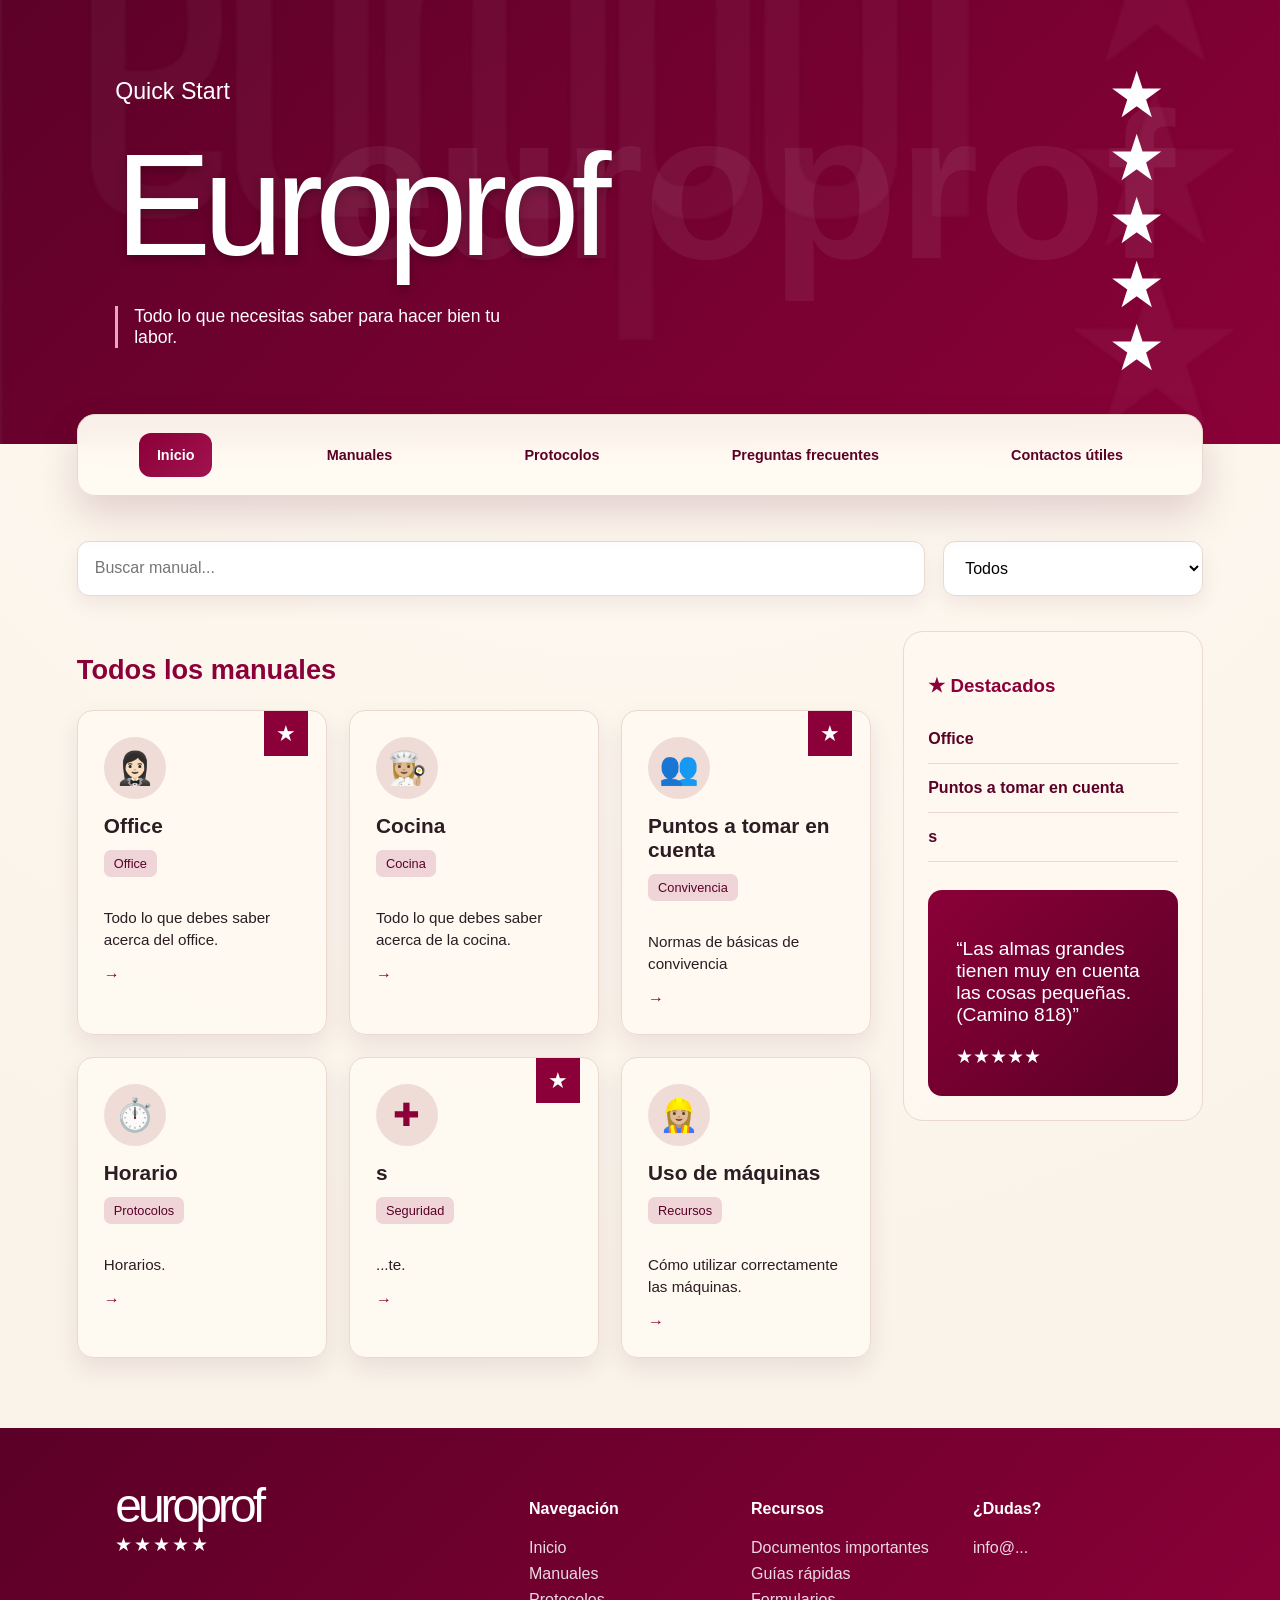
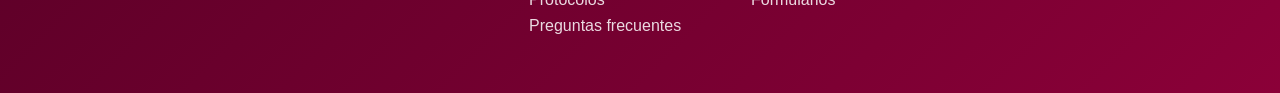
<file: index.html>
<!DOCTYPE html>
<html lang="es">
<head>
  <meta charset="UTF-8" />
  <meta name="viewport" content="width=device-width, initial-scale=1.0" />
  <title>EuroProf</title>

  <link rel="stylesheet" href="styles.css" />
  <link rel="manifest" href="manifest.json" />
  <link rel="icon" href="icono.png" />
  <link rel="apple-touch-icon" href="icono.png" />

  <meta name="theme-color" content="#8b0038" />
  <meta name="apple-mobile-web-app-capable" content="yes" />
  <meta name="apple-mobile-web-app-title" content="EuroProf" />
</head>

<body>
  <header class="hero">
    <div class="hero-text">
      <p class="kicker">Quick Start</p>
      <h1>Europrof</h1>
      <p>Todo lo que necesitas saber para hacer bien tu labor.</p>
    </div>

    <div class="stars" aria-hidden="true">
      <span>★</span><span>★</span><span>★</span><span>★</span><span>★</span>
    </div>
  </header>

  <nav class="nav-card">
    <a href="#" class="active">Inicio</a>
    <a href="#manuales">Manuales</a>
    <a href="#protocolos">Protocolos</a>
    <a href="#faq">Preguntas frecuentes</a>
    <a href="#contacto">Contactos útiles</a>
  </nav>

  <main>
    <section class="controls">
      <input id="searchInput" type="text" placeholder="Buscar manual..." />
      <select id="categoryFilter">
        <option value="Todos">Todas las categorías</option>
      </select>
    </section>

    <section class="layout" id="manuales">
      <div>
        <h2 class="section-title">Todos los manuales</h2>
        <div id="manualGrid" class="manual-grid"></div>
      </div>

      <aside class="sidebar">
        <h3>★ Destacados</h3>
        <ul id="featuredList"></ul>

        <div class="quote">
          <p>“Las almas grandes tienen muy en cuenta las cosas pequeñas. (Camino 818)”</p>
          <div>★★★★★</div>
        </div>
      </aside>
    </section>
  </main>

  <footer id="contacto">
    <div class="footer-logo">
      europrof
      <span>★★★★★</span>
    </div>

    <div>
      <h4>Navegación</h4>
      <p>Inicio</p>
      <p>Manuales</p>
      <p>Protocolos</p>
      <p>Preguntas frecuentes</p>
    </div>

    <div>
      <h4>Recursos</h4>
      <p>Documentos importantes</p>
      <p>Guías rápidas</p>
      <p>Formularios</p>
    </div>

    <div>
      <h4>¿Dudas?</h4>
      <p>info@...</p>
    </div>
  </footer>

  <script src="manuales.js"></script>
  <script src="scripts.js"></script>
</body>
</html>
</file>
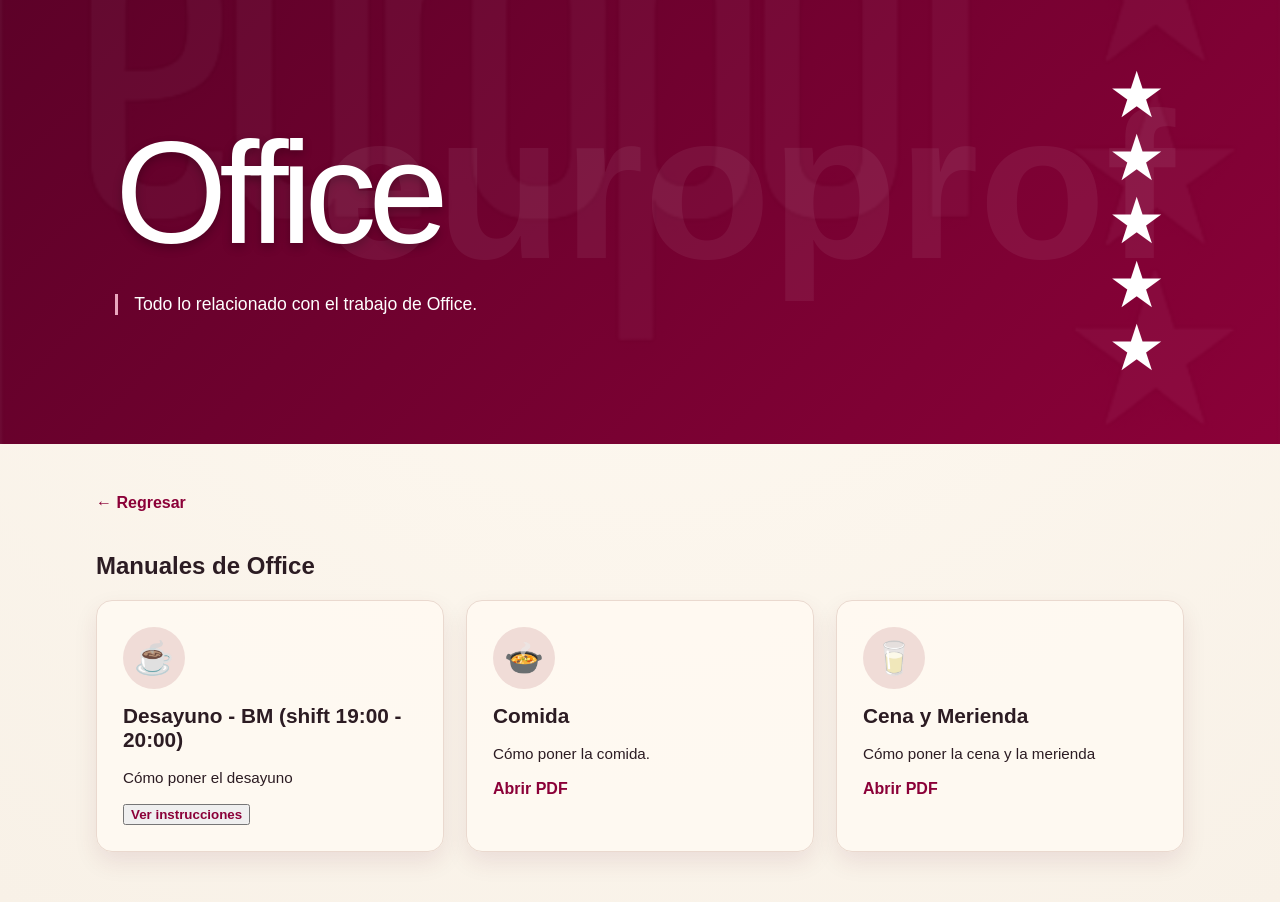
<file: office.html>
<!DOCTYPE html>
<html lang="es">

<head>

<meta charset="UTF-8">
<meta name="viewport" content="width=device-width, initial-scale=1">

<title>Office | EuroProf</title>

<link rel="stylesheet" href="styles.css">

</head>

<body>

<header class="hero">

<div class="hero-text">

<h1>Office</h1>

<p>
Todo lo relacionado con el trabajo de Office.
</p>

</div>

<div class="stars">

<span>★</span>
<span>★</span>
<span>★</span>
<span>★</span>
<span>★</span>

</div>

</header>

<main style="width:85%;margin:auto;padding:50px 0;">

<a href="index.html" class="btn">
← Regresar
</a>

<h2 style="margin-top:40px;">
Manuales de Office
</h2>

<div class="manual-grid">

<div class="card">

<div class="icon">☕️</div>

<h3>Desayuno - BM (shift 19:00 - 20:00)</h3>

<p>
Cómo poner el desayuno
</p>

<button class="btn" onclick="abrirDesayuno()">
Ver instrucciones
</button>

</div>

<div class="card">

<div class="icon">🍲</div>

<h3>Comida</h3>

<p>
Cómo poner la comida.
</p>

<a
class="btn"
href="manuales/office/telefono.pdf"
target="_blank">

Abrir PDF

</a>

</div>

<div class="card">

<div class="icon">🥛</div>

<h3>Cena y Merienda</h3>

<p>
Cómo poner la cena y la merienda
</p>

<a
class="btn"
href="manuales/office/computadora.pdf"
target="_blank">

Abrir PDF

</a>

</div>

</div>

</main>

<!-- Ventana emergente -->

<div id="modalDesayuno" class="modal">

    <div class="modal-contenido">

        <span class="cerrar"
              onclick="cerrarDesayuno()">

            ×

        </span>

        <h2>
            ☕ Desayuno
        </h2>

        <p>

            Esta es la forma correcta de poner la mesa.

        </p>

        <img
            src="desayuno.png"
            alt="Desayuno"
            class="imagen-manual">

    </div>

</div>

<script>

function abrirDesayuno(){

document.getElementById("modalDesayuno").style.display="flex";

}

function cerrarDesayuno(){

document.getElementById("modalDesayuno").style.display="none";

}

window.onclick=function(event){

const modal=document.getElementById("modalDesayuno");

if(event.target===modal){

modal.style.display="none";

}

}

</script>

</body>

</html>
</file>
<file: styles.css>
:root {
  --vino: #8b0038;
  --vino-oscuro: #5b0027;
  --uva: #a1134f;
  --hueso: #f8f1e7;
  --hueso-2: #fffaf2;
  --texto: #2c1c23;
  --suave: #ead9cf;
}

* {
  box-sizing: border-box;
}

body {
  margin: 0;
  background: radial-gradient(circle at top, #fffaf2, var(--hueso));
  color: var(--texto);
  font-family: "Trebuchet MS", Arial, sans-serif;
}

.hero {
  min-height: 390px;
  padding: 70px 9%;
  background:
    linear-gradient(135deg, rgba(91,0,39,.96), rgba(139,0,56,.96)),
    url("icono.png");
  background-size: cover;
  background-position: center;
  color: white;
  display: flex;
  justify-content: space-between;
  align-items: center;
  overflow: hidden;
  position: relative;
}

.hero::before {
  content: "europrof";
  position: absolute;
  font-size: 13rem;
  opacity: .06;
  left: 25%;
  top: 15%;
  font-weight: 700;
}

.kicker {
  font-size: 1.45rem;
  margin: 0 0 18px;
}

.hero h1 {
  margin: 0;
  font-size: clamp(4rem, 12vw, 9rem);
  letter-spacing: -8px;
  font-weight: 300;
  text-shadow: 0 4px 10px rgba(0,0,0,.25);
}

.hero-text p:last-child {
  max-width: 420px;
  font-size: 1.1rem;
  border-left: 3px solid #e9a6be;
  padding-left: 16px;
}

.stars {
  display: flex;
  flex-direction: column;
  gap: 12px;
  font-size: 4rem;
  line-height: .8;
}

.nav-card {
  width: 88%;
  margin: -30px auto 45px;
  background: rgba(255, 250, 242, .96);
  backdrop-filter: blur(12px);
  border: 1px solid var(--suave);
  border-radius: 18px;
  box-shadow: 0 18px 40px rgba(91,0,39,.16);
  display: flex;
  justify-content: space-around;
  gap: 10px;
  padding: 18px;
  position: relative;
  z-index: 2;
}

.nav-card a {
  color: var(--vino-oscuro);
  text-decoration: none;
  font-weight: 700;
  font-size: .9rem;
  padding: 14px 18px;
  border-radius: 12px;
}

.nav-card a.active,
.nav-card a:hover {
  background: linear-gradient(135deg, var(--vino), var(--uva));
  color: white;
}

main {
  width: 88%;
  margin: auto;
}

.controls {
  display: flex;
  gap: 18px;
  margin-bottom: 35px;
  flex-wrap: wrap;
}

input,
select {
  border: 1px solid var(--suave);
  border-radius: 12px;
  padding: 17px;
  background: white;
  font-size: 1rem;
  box-shadow: 0 8px 20px rgba(91,0,39,.07);
}

input {
  flex: 1;
  min-width: 260px;
}

select {
  min-width: 260px;
}

.layout {
  display: grid;
  grid-template-columns: 1fr 300px;
  gap: 32px;
}

.section-title {
  color: var(--vino);
  font-size: 1.7rem;
  margin-bottom: 24px;
}

.manual-grid {
  display: grid;
  grid-template-columns: repeat(auto-fit, minmax(230px, 1fr));
  gap: 22px;
}

.card {
  background: rgba(255, 250, 242, .9);
  border: 1px solid var(--suave);
  border-radius: 16px;
  padding: 26px;
  min-height: 250px;
  box-shadow: 0 10px 25px rgba(91,0,39,.09);
  position: relative;
  transition: .25s ease;
}

.card:hover {
  transform: translateY(-6px);
  box-shadow: 0 18px 34px rgba(91,0,39,.17);
}

.card.importante::after {
  content: "★";
  position: absolute;
  top: 0;
  right: 18px;
  background: var(--vino);
  color: white;
  padding: 9px 12px;
  font-size: 1.4rem;
}

.icon {
  width: 62px;
  height: 62px;
  background: #f0dcd7;
  color: var(--vino);
  border-radius: 50%;
  display: grid;
  place-items: center;
  font-size: 2rem;
  margin-bottom: 15px;
}

.card h3 {
  margin: 0 0 12px;
  font-size: 1.3rem;
}

.tag {
  display: inline-block;
  background: #efd4d8;
  color: var(--vino-oscuro);
  padding: 6px 10px;
  border-radius: 7px;
  font-size: .8rem;
  margin-bottom: 15px;
}

.card p {
  line-height: 1.45;
  font-size: .95rem;
}

.btn {
  color: var(--vino);
  font-weight: 700;
  text-decoration: none;
}

.sidebar {
  background: rgba(255,250,242,.7);
  border: 1px solid var(--suave);
  border-radius: 20px;
  padding: 24px;
  height: fit-content;
}

.sidebar h3 {
  color: var(--vino);
}

.sidebar ul {
  padding: 0;
  list-style: none;
}

.sidebar li {
  border-bottom: 1px solid var(--suave);
  padding: 15px 0;
  font-weight: 700;
  color: var(--vino-oscuro);
}

.quote {
  margin-top: 28px;
  background: linear-gradient(135deg, var(--vino), var(--vino-oscuro));
  color: white;
  border-radius: 14px;
  padding: 28px;
  font-size: 1.2rem;
}

footer {
  margin-top: 70px;
  background: linear-gradient(135deg, var(--vino-oscuro), var(--vino));
  color: white;
  padding: 50px 9%;
  display: grid;
  grid-template-columns: 2fr 1fr 1fr 1fr;
  gap: 30px;
}

.footer-logo {
  font-size: 3rem;
  letter-spacing: -4px;
}

.footer-logo span {
  display: block;
  font-size: 1.2rem;
  letter-spacing: 2px;
}

footer p {
  opacity: .85;
  margin: 8px 0;
}

@media (max-width: 850px) {
  .hero {
    min-height: 330px;
    padding: 45px 7%;
  }

  .stars {
    font-size: 2.6rem;
  }

  .nav-card {
    flex-wrap: wrap;
  }

  .layout {
    grid-template-columns: 1fr;
  }

  footer {
    grid-template-columns: 1fr;
  }
}

/* ==========================
   MODAL
========================== */

.modal{

display:none;

position:fixed;

left:0;

top:0;

width:100%;

height:100%;

background:rgba(0,0,0,.65);

justify-content:center;

align-items:center;

z-index:9999;

backdrop-filter:blur(6px);

}

.modal-contenido{

background:white;

width:85%;

max-width:900px;

padding:35px;

border-radius:22px;

box-shadow:0 20px 50px rgba(0,0,0,.35);

animation:aparece .3s;

}

@keyframes aparece{

from{

transform:translateY(40px);

opacity:0;

}

to{

transform:translateY(0);

opacity:1;

}

}

.cerrar{

float:right;

font-size:40px;

cursor:pointer;

color:#8b0038;

}

.imagen-manual{

width:100%;

margin-top:25px;

border-radius:18px;

box-shadow:0 15px 30px rgba(0,0,0,.18);

}
</file>
